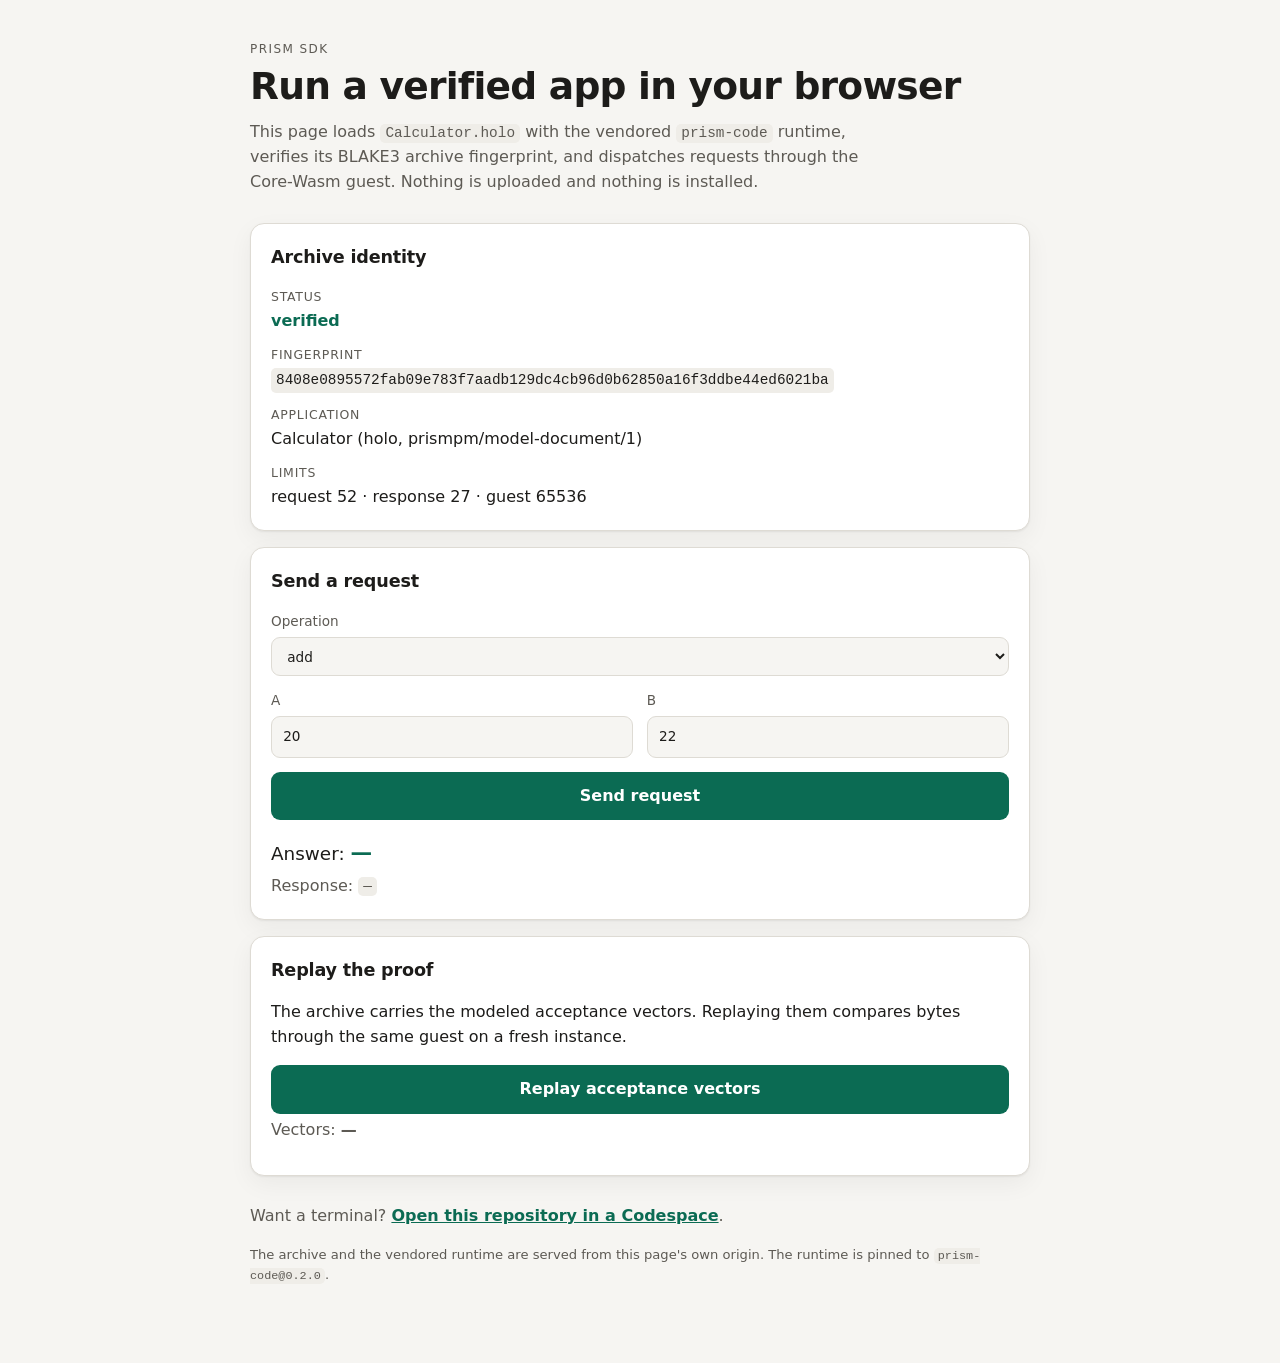
<file: try/index.html>
<!doctype html>
<html lang="en">
  <head>
    <meta charset="utf-8" />
    <meta name="viewport" content="width=device-width, initial-scale=1" />
    <meta
      name="description"
      content="Load, verify and run a Prism SDK application entirely in the browser."
    />
    <title>Try Prism — a verified application</title>
    <link rel="stylesheet" href="./try.css" />
  </head>
  <body>
    <main>
      <header class="intro">
        <p class="eyebrow">Prism SDK</p>
        <h1>Run a verified app in your browser</h1>
        <p class="lede">
          This page loads <code>Calculator.holo</code> with the vendored
          <code>prism-code</code> runtime, verifies its BLAKE3 archive
          fingerprint, and dispatches requests through the Core-Wasm guest.
          Nothing is uploaded and nothing is installed.
        </p>
      </header>

      <section class="card" aria-labelledby="identity-title">
        <h2 id="identity-title">Archive identity</h2>
        <dl class="facts">
          <div>
            <dt>Status</dt>
            <dd id="verified" aria-live="polite">loading…</dd>
          </div>
          <div>
            <dt>Fingerprint</dt>
            <dd><code id="fingerprint">—</code></dd>
          </div>
          <div>
            <dt>Application</dt>
            <dd id="application">—</dd>
          </div>
          <div>
            <dt>Limits</dt>
            <dd id="limits">—</dd>
          </div>
        </dl>
      </section>

      <section class="card" aria-labelledby="request-title">
        <h2 id="request-title">Send a request</h2>
        <form id="calc" class="request">
          <label>
            <span>Operation</span>
            <select id="op">
              <option value="add" selected>add</option>
              <option value="sub">sub</option>
              <option value="mul">mul</option>
              <option value="div">div</option>
            </select>
          </label>
          <label>
            <span>A</span>
            <input id="a" type="number" inputmode="numeric" value="20" required />
          </label>
          <label>
            <span>B</span>
            <input id="b" type="number" inputmode="numeric" value="22" required />
          </label>
          <button type="submit">Send request</button>
        </form>
        <p class="answer" aria-live="polite">
          Answer: <strong id="answer">—</strong>
        </p>
        <p class="wire">Response: <code id="raw">—</code></p>
      </section>

      <section class="card" aria-labelledby="vectors-title">
        <h2 id="vectors-title">Replay the proof</h2>
        <p>
          The archive carries the modeled acceptance vectors. Replaying them
          compares bytes through the same guest on a fresh instance.
        </p>
        <button id="replay" type="button">Replay acceptance vectors</button>
        <p class="vectors" aria-live="polite">
          Vectors: <strong id="vectors">—</strong>
        </p>
        <ul id="failures" class="failures"></ul>
      </section>

      <footer class="outro">
        <p>
          Want a terminal?
          <a
            href="https://codespaces.new/UOR-Foundation/template?devcontainer_path=.devcontainer/try/devcontainer.json"
            >Open this repository in a Codespace</a
          >.
        </p>
        <p class="small">
          The archive and the vendored runtime are served from this page's own
          origin. The runtime is pinned to <code>prism-code@0.2.0</code>.
        </p>
      </footer>
    </main>
    <script type="importmap">
      {
        "imports": {
          "node:crypto": "./vendor/node-crypto-shim.mjs"
        }
      }
    </script>
    <script type="module" src="./try.mjs"></script>
  </body>
</html>
</file>
<file: try/try.css>
:root {
  color-scheme: light dark;
  --bg: #f6f5f2;
  --fg: #1d1c1a;
  --muted: #5d5a54;
  --card: #ffffff;
  --line: #dedbd4;
  --accent: #0b6b53;
  --accent-fg: #ffffff;
  --good: #0b6b53;
  --bad: #a4262c;
  --code: #efede8;
  --radius: 14px;
  --shadow: 0 1px 2px rgba(20, 18, 14, 0.06), 0 8px 24px rgba(20, 18, 14, 0.05);
  font-family: ui-sans-serif, system-ui, -apple-system, "Segoe UI", Roboto,
    "Helvetica Neue", Arial, sans-serif;
}

@media (prefers-color-scheme: dark) {
  :root {
    --bg: #141412;
    --fg: #f2f0eb;
    --muted: #b4afa6;
    --card: #1d1c19;
    --line: #37342e;
    --accent: #5fd3ae;
    --accent-fg: #10201a;
    --good: #5fd3ae;
    --bad: #ff8a80;
    --code: #262420;
    --shadow: 0 1px 2px rgba(0, 0, 0, 0.5), 0 8px 24px rgba(0, 0, 0, 0.35);
  }
}

* {
  box-sizing: border-box;
}

html {
  background: var(--bg);
}

body {
  margin: 0;
  color: var(--fg);
  background: var(--bg);
  line-height: 1.55;
  -webkit-text-size-adjust: 100%;
}

main {
  width: min(100% - 2rem, 780px);
  margin: 0 auto;
  padding: 2.5rem 0 4rem;
}

.intro {
  margin-bottom: 1.75rem;
}

.eyebrow {
  margin: 0 0 0.4rem;
  font-size: 0.75rem;
  letter-spacing: 0.12em;
  text-transform: uppercase;
  color: var(--muted);
}

h1 {
  margin: 0 0 0.75rem;
  font-size: clamp(1.65rem, 5vw, 2.35rem);
  line-height: 1.15;
  letter-spacing: -0.02em;
}

h2 {
  margin: 0 0 1rem;
  font-size: 1.1rem;
  letter-spacing: -0.01em;
}

.lede {
  margin: 0;
  max-width: 62ch;
  color: var(--muted);
}

code {
  font-family: ui-monospace, SFMono-Regular, Menlo, Consolas, "Liberation Mono",
    monospace;
  font-size: 0.9em;
  background: var(--code);
  padding: 0.1em 0.35em;
  border-radius: 5px;
  overflow-wrap: anywhere;
}

.card {
  background: var(--card);
  border: 1px solid var(--line);
  border-radius: var(--radius);
  box-shadow: var(--shadow);
  padding: 1.25rem;
  margin-bottom: 1rem;
}

.facts {
  display: grid;
  gap: 0.75rem;
  margin: 0;
}

.facts div {
  display: grid;
  gap: 0.15rem;
}

.facts dt {
  font-size: 0.78rem;
  letter-spacing: 0.06em;
  text-transform: uppercase;
  color: var(--muted);
}

.facts dd {
  margin: 0;
  overflow-wrap: anywhere;
}

#verified {
  font-weight: 650;
}

#verified.good {
  color: var(--good);
}

#verified.bad {
  color: var(--bad);
}

#fingerprint {
  display: inline-block;
  max-width: 100%;
  word-break: break-all;
}

.request {
  display: grid;
  grid-template-columns: repeat(2, minmax(0, 1fr));
  gap: 0.85rem;
}

.request label {
  display: grid;
  gap: 0.3rem;
  font-size: 0.85rem;
  color: var(--muted);
}

.request label:first-child {
  grid-column: 1 / -1;
}

select,
input,
button {
  font: inherit;
  color: var(--fg);
}

select,
input {
  width: 100%;
  padding: 0.6rem 0.7rem;
  border: 1px solid var(--line);
  border-radius: 9px;
  background: var(--bg);
}

button {
  grid-column: 1 / -1;
  padding: 0.75rem 1rem;
  border: 0;
  border-radius: 9px;
  background: var(--accent);
  color: var(--accent-fg);
  font-weight: 600;
  cursor: pointer;
  min-height: 44px;
}

button:disabled {
  opacity: 0.6;
  cursor: progress;
}

button:focus-visible,
select:focus-visible,
input:focus-visible,
a:focus-visible {
  outline: 2px solid var(--accent);
  outline-offset: 2px;
}

.answer {
  margin: 1rem 0 0.25rem;
  font-size: 1.15rem;
}

.answer strong {
  font-size: 1.35rem;
  color: var(--accent);
}

.wire,
.vectors {
  margin: 0.25rem 0 0;
  color: var(--muted);
  overflow-wrap: anywhere;
}

#replay {
  grid-column: auto;
  width: 100%;
}

.failures {
  margin: 0.75rem 0 0;
  padding-left: 1.2rem;
  color: var(--bad);
}

.outro {
  margin-top: 1.75rem;
  color: var(--muted);
}

.outro a {
  color: var(--accent);
  font-weight: 600;
}

.small {
  font-size: 0.82rem;
}

@media (max-width: 480px) {
  main {
    width: min(100% - 1.25rem, 780px);
    padding-top: 1.5rem;
  }

  .card {
    padding: 1rem;
  }

  .request {
    grid-template-columns: 1fr;
  }

  button {
    min-height: 48px;
  }
}
</file>
